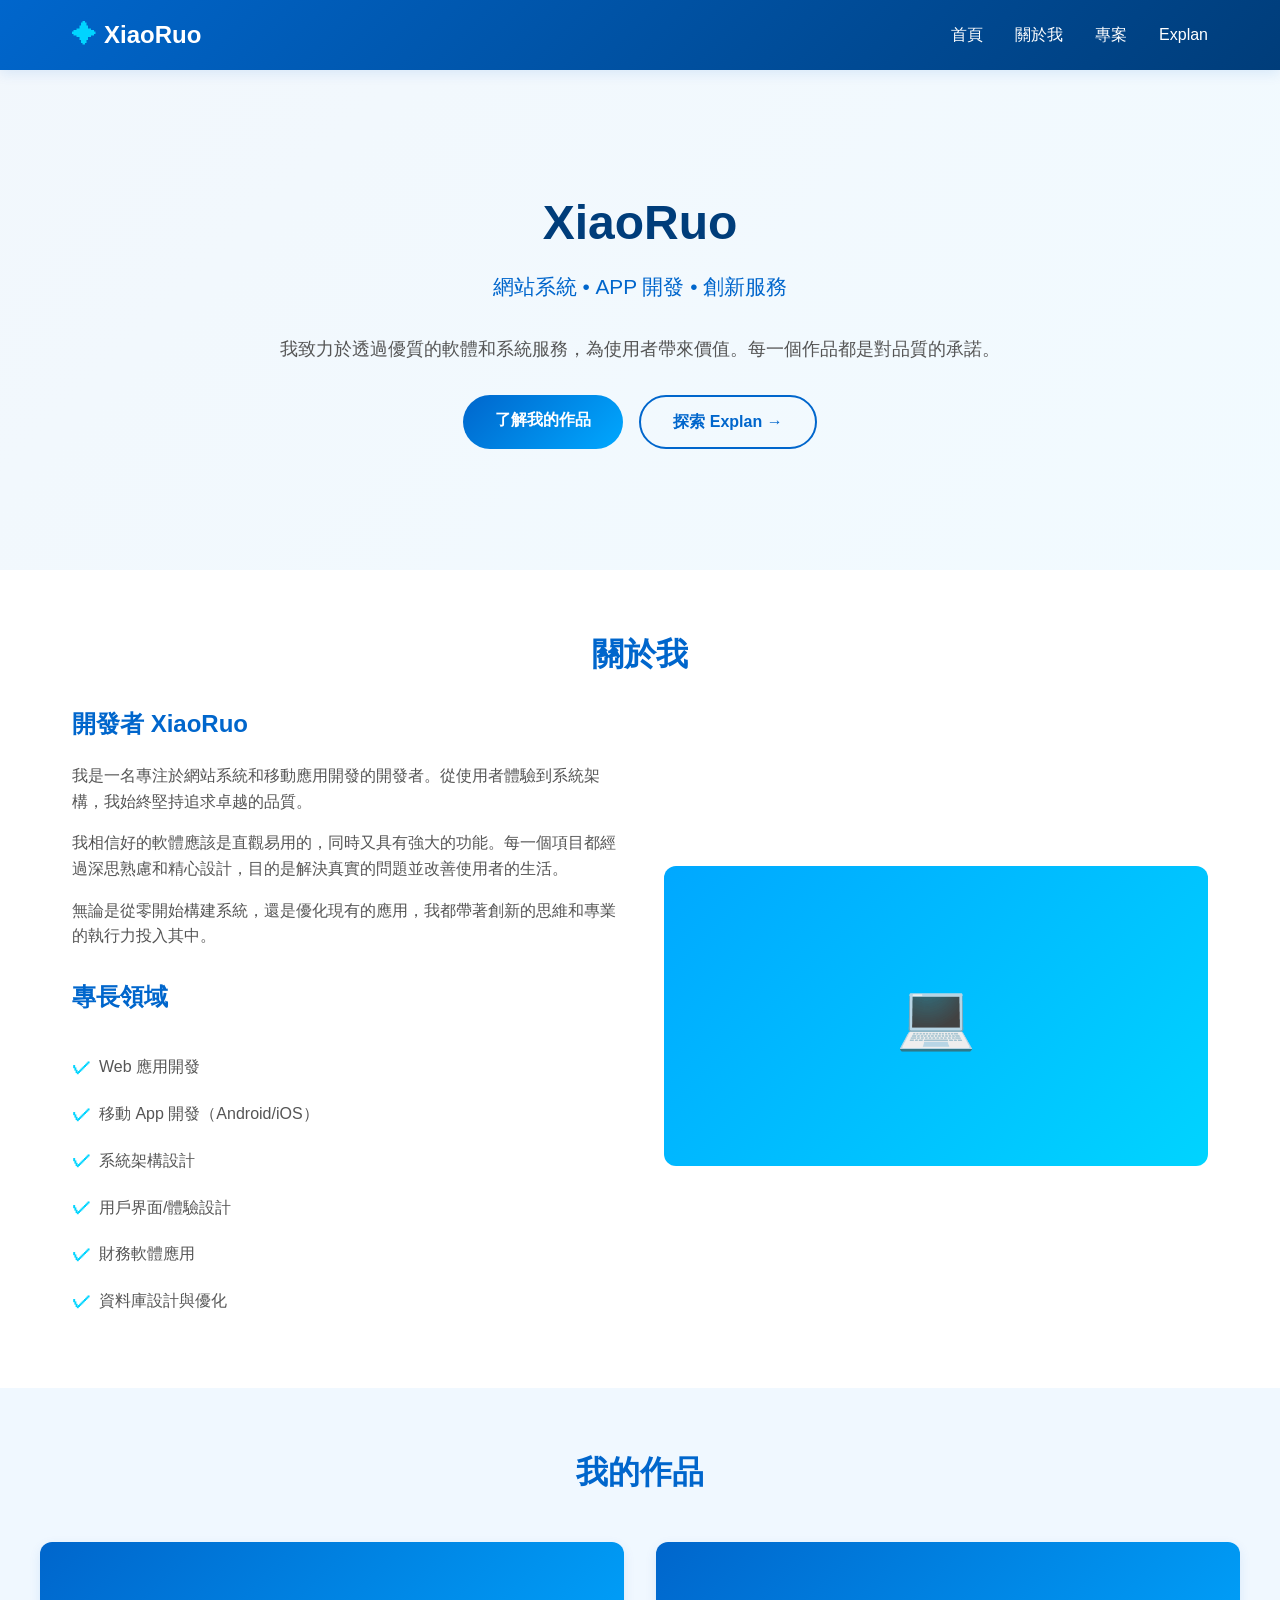
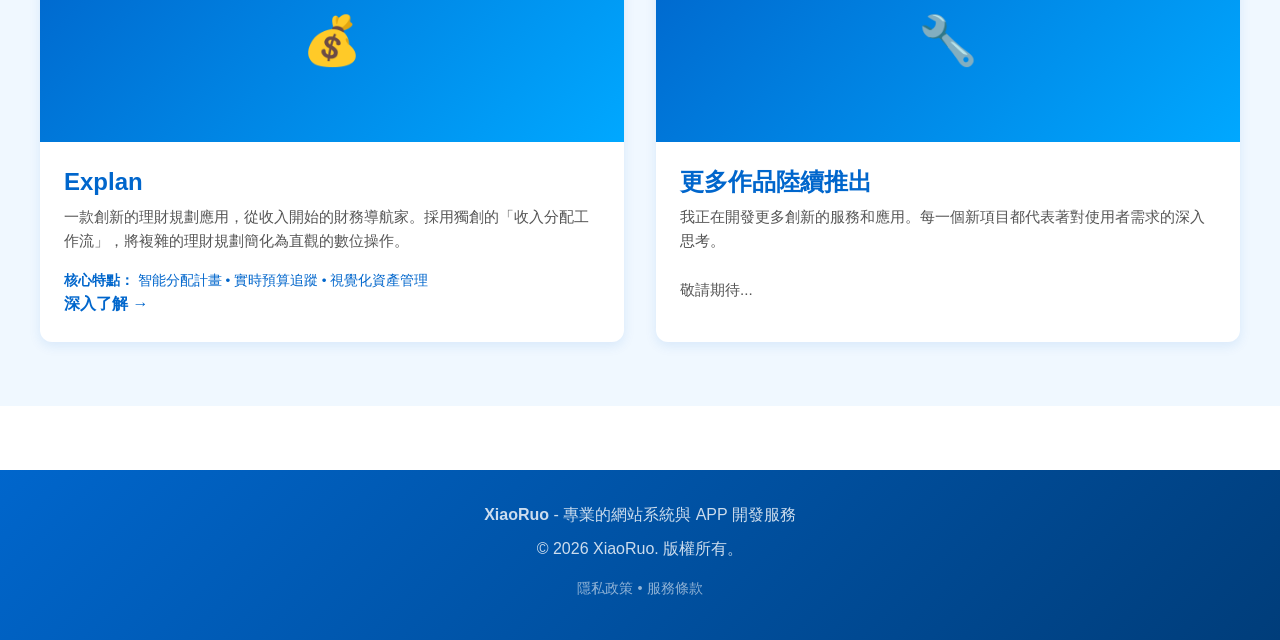
<file: index.html>
<!DOCTYPE html>
<html lang="zh-TW">
<head>
  <meta charset="UTF-8">
  <meta name="viewport" content="width=device-width, initial-scale=1.0">
  <title>XiaoRuo - 網站系統 APP 開發服務</title>
  <meta name="description" content="XiaoRuo - 專業的網站系統和APP開發服務商，致力於創造有價值的軟體服務。">
  <meta name="keywords" content="網站開發, APP開發, 軟體開發, 系統服務">
  <link rel="stylesheet" href="css/style.css">
</head>
<body>
  <!-- Header & Navigation -->
  <header>
    <div class="header-container">
      <div class="logo">
        <span>✦</span> XiaoRuo
      </div>
      <button class="menu-toggle">☰</button>
      <nav>
        <ul>
          <li><a href="#home">首頁</a></li>
          <li><a href="#about">關於我</a></li>
          <li><a href="#projects">專案</a></li>
          <li><a href="pages/explan.html">Explan</a></li>
        </ul>
      </nav>
    </div>
  </header>

  <!-- Hero Section -->
  <section class="hero" id="home">
    <div class="hero-container">
      <h1>XiaoRuo</h1>
      <p class="subtitle">網站系統 • APP 開發 • 創新服務</p>
      <p>我致力於透過優質的軟體和系統服務，為使用者帶來價值。每一個作品都是對品質的承諾。</p>
      <div class="cta-buttons">
        <a href="#projects" class="btn btn-primary">了解我的作品</a>
        <a href="pages/explan.html" class="btn btn-secondary">探索 Explan →</a>
      </div>
    </div>
  </section>

  <!-- About Section -->
  <section class="about" id="about">
    <h2>關於我</h2>
    <div class="about-content">
      <div class="about-text">
        <h3>開發者 XiaoRuo</h3>
        <p>我是一名專注於網站系統和移動應用開發的開發者。從使用者體驗到系統架構，我始終堅持追求卓越的品質。</p>
        <p>我相信好的軟體應該是直觀易用的，同時又具有強大的功能。每一個項目都經過深思熟慮和精心設計，目的是解決真實的問題並改善使用者的生活。</p>
        <p>無論是從零開始構建系統，還是優化現有的應用，我都帶著創新的思維和專業的執行力投入其中。</p>
        
        <h3 style="margin-top: 2rem;">專長領域</h3>
        <ul class="skills-list">
          <li>Web 應用開發</li>
          <li>移動 App 開發（Android/iOS）</li>
          <li>系統架構設計</li>
          <li>用戶界面/體驗設計</li>
          <li>財務軟體應用</li>
          <li>資料庫設計與優化</li>
        </ul>
      </div>
      <div class="about-image">
        💻
      </div>
    </div>
  </section>

  <!-- Projects Section -->
  <section class="projects" id="projects">
    <div class="projects-container">
      <h2>我的作品</h2>
      <div class="projects-grid">
        <!-- Explan Project Card -->
        <div class="project-card">
          <div class="project-image">
            💰
          </div>
          <div class="project-content">
            <h3>Explan</h3>
            <p>一款創新的理財規劃應用，從收入開始的財務導航家。採用獨創的「收入分配工作流」，將複雜的理財規劃簡化為直觀的數位操作。</p>
            <p style="font-size: 0.85rem; color: var(--primary-blue); margin-top: 1rem; margin-bottom: 0;">
              <strong>核心特點：</strong> 智能分配計畫 • 實時預算追蹤 • 視覺化資產管理
            </p>
            <a href="pages/explan.html" class="project-link">深入了解 →</a>
          </div>
        </div>

        <!-- Additional Project Placeholder -->
        <div class="project-card">
          <div class="project-image">
            🔧
          </div>
          <div class="project-content">
            <h3>更多作品陸續推出</h3>
            <p>我正在開發更多創新的服務和應用。每一個新項目都代表著對使用者需求的深入思考。</p>
            <p style="margin-top: 1.5rem;">敬請期待...</p>
          </div>
        </div>
      </div>
    </div>
  </section>

  <!-- Footer -->
  <footer>
    <div class="footer-content">
      <p><strong>XiaoRuo</strong> - 專業的網站系統與 APP 開發服務</p>
      <p>© 2026 XiaoRuo. 版權所有。</p>
      <p style="margin-top: 1rem; font-size: 0.9rem; opacity: 0.7;">
        <a href="pages/privacy.html" style="color: rgba(255, 255, 255, 0.8);">隱私政策</a> • 
        <a href="pages/terms.html" style="color: rgba(255, 255, 255, 0.8);">服務條款</a>
      </p>
    </div>
  </footer>

  <script src="js/script.js"></script>
</body>
</html>
</file>
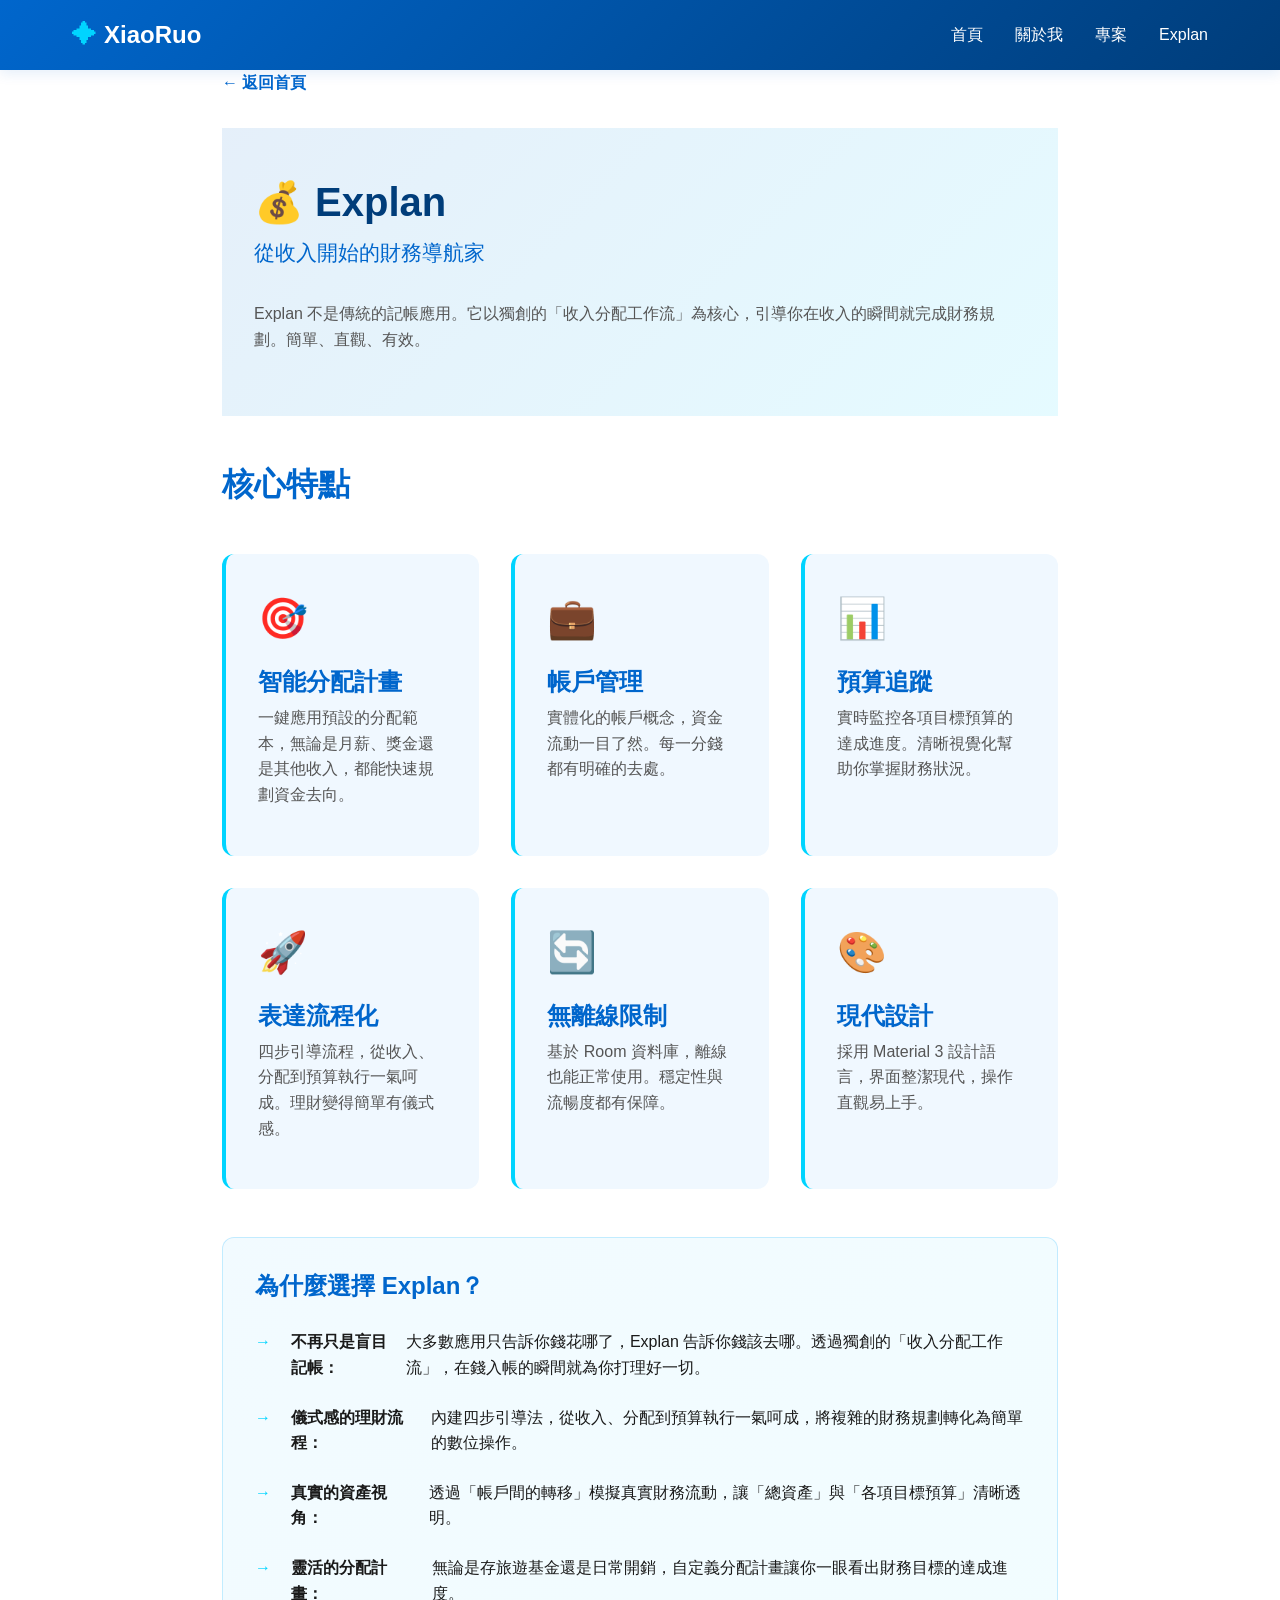
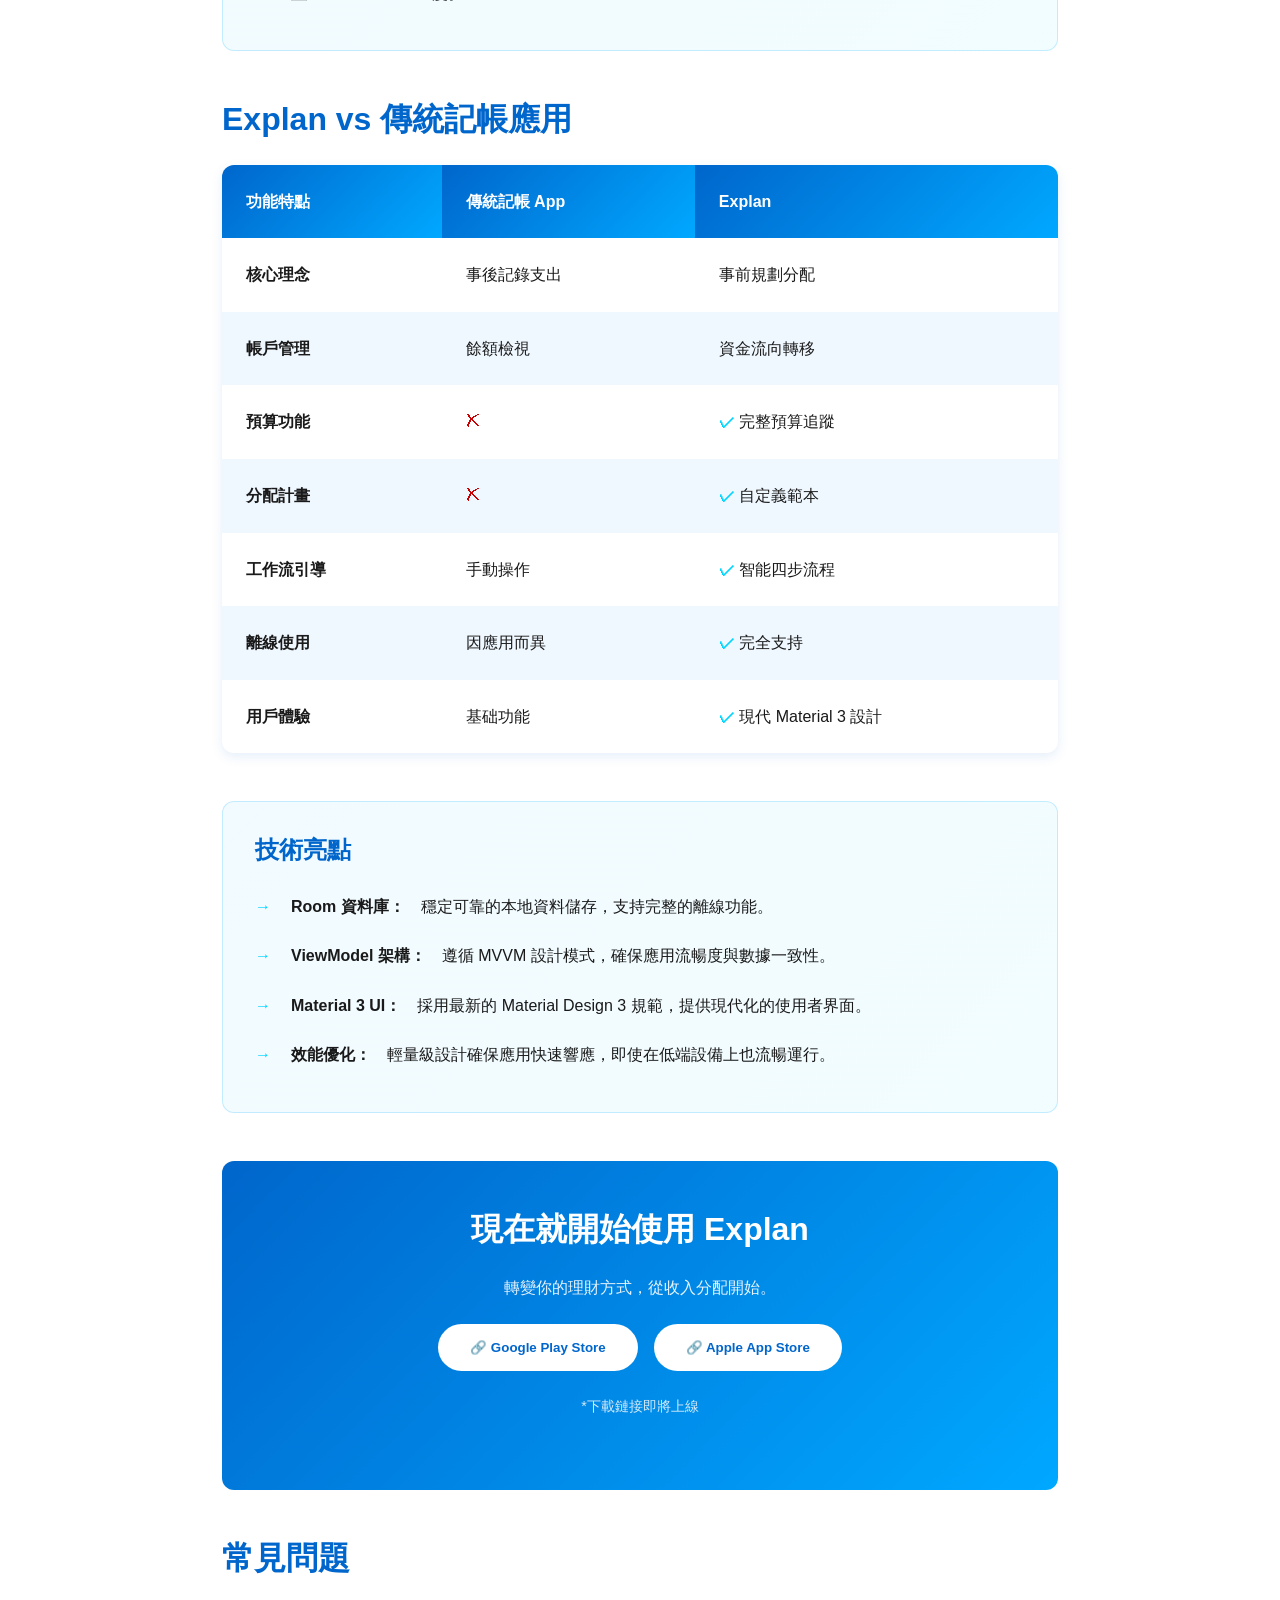
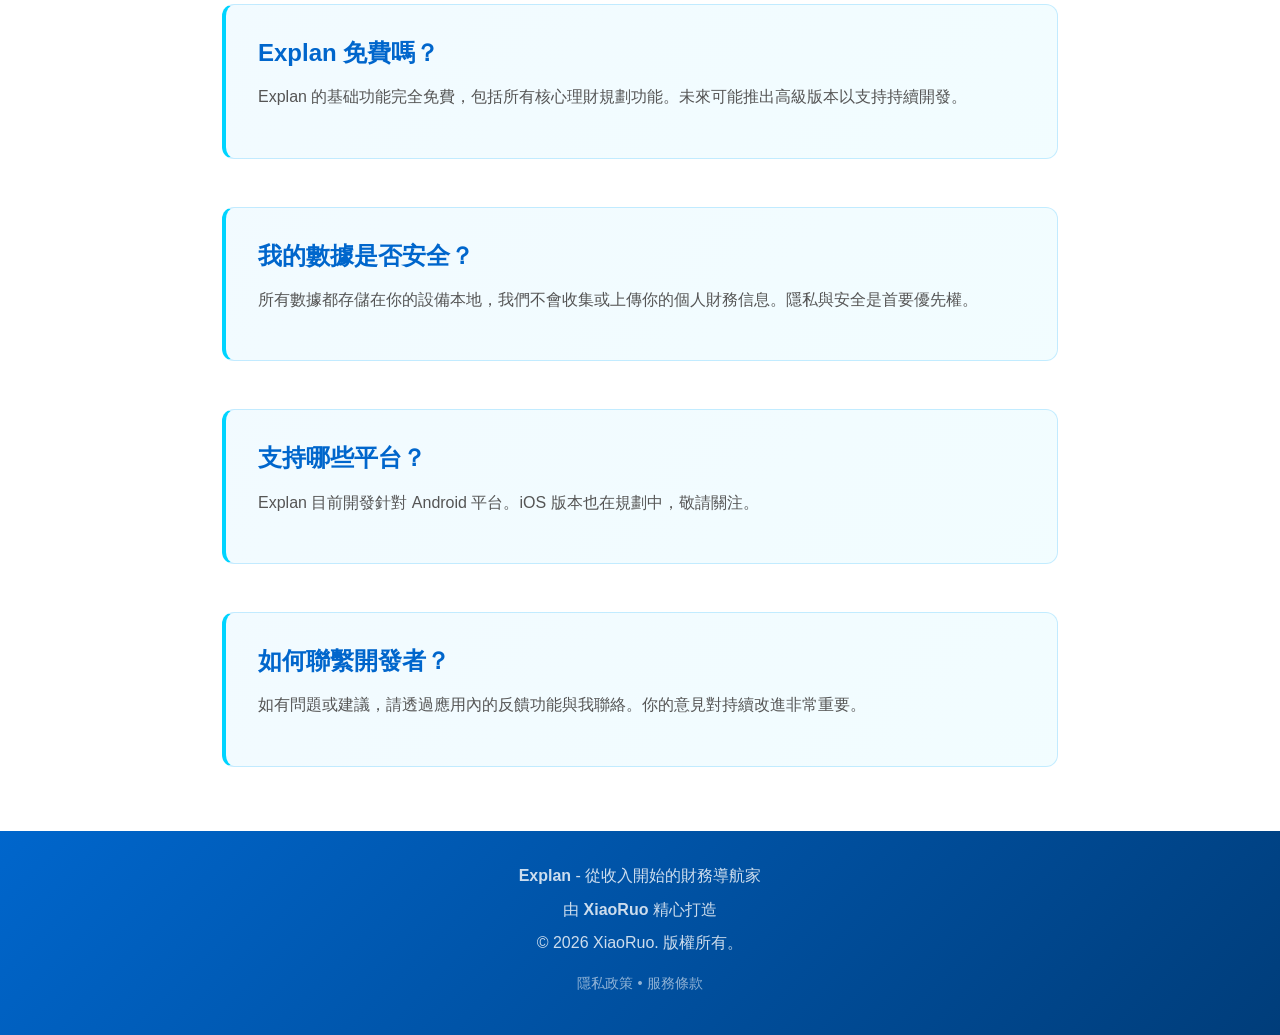
<file: pages/explan.html>
<!DOCTYPE html>
<html lang="zh-TW">
<head>
  <meta charset="UTF-8">
  <meta name="viewport" content="width=device-width, initial-scale=1.0">
  <title>Explan - 從收入開始的財務導航家</title>
  <meta name="description" content="Explan - 創新的理財規劃應用。採用獨創的「收入分配工作流」，將複雜的財務規劃轉化為簡單的數位操作。">
  <link rel="stylesheet" href="../css/style.css">
  <style>
    .app-hero {
      background: linear-gradient(135deg, rgba(0, 102, 204, 0.1) 0%, rgba(0, 212, 255, 0.1) 100%);
      padding: 3rem 2rem;
      margin-bottom: 3rem;
    }

    .app-hero h1 {
      color: var(--dark-blue);
      margin-bottom: 0.5rem;
    }

    .app-tagline {
      font-size: 1.3rem;
      color: var(--primary-blue);
      margin-bottom: 2rem;
    }

    .features-grid {
      display: grid;
      grid-template-columns: repeat(auto-fit, minmax(250px, 1fr));
      gap: 2rem;
      margin: 3rem 0;
    }

    .feature-card {
      background: var(--light-bg);
      padding: 2rem;
      border-radius: 12px;
      border-left: 4px solid var(--sky-blue);
      transition: transform 0.3s ease, box-shadow 0.3s ease;
    }

    .feature-card:hover {
      transform: translateY(-8px);
      box-shadow: var(--shadow);
    }

    .feature-icon {
      font-size: 2.5rem;
      margin-bottom: 1rem;
    }

    .feature-card h3 {
      margin-bottom: 0.5rem;
    }

    .highlight-section {
      background: linear-gradient(135deg, rgba(0, 168, 255, 0.05) 0%, rgba(0, 212, 255, 0.05) 100%);
      padding: 2rem;
      border-radius: 12px;
      border: 1px solid rgba(0, 168, 255, 0.2);
      margin: 3rem 0;
    }

    .highlight-section h3 {
      margin-bottom: 1rem;
    }

    .highlight-list {
      list-style: none;
      padding: 0;
    }

    .highlight-list li {
      padding: 0.75rem 0;
      display: flex;
      gap: 1rem;
      align-items: flex-start;
    }

    .highlight-list li:before {
      content: "→";
      color: var(--sky-blue);
      font-weight: bold;
      min-width: 20px;
    }

    .comparison {
      margin: 3rem 0;
    }

    .comparison-table {
      width: 100%;
      border-collapse: collapse;
      margin-top: 1.5rem;
      border-radius: 12px;
      overflow: hidden;
      box-shadow: var(--shadow);
    }

    .comparison-table th,
    .comparison-table td {
      padding: 1.5rem;
      text-align: left;
    }

    .comparison-table th {
      background: linear-gradient(135deg, var(--primary-blue) 0%, var(--light-blue) 100%);
      color: var(--white);
      font-weight: 600;
    }

    .comparison-table tr:nth-child(even) {
      background-color: var(--light-bg);
    }

    .comparison-table tr:hover {
      background-color: rgba(0, 168, 255, 0.05);
    }

    .check {
      color: var(--sky-blue);
      font-weight: bold;
    }

    .cross {
      color: #cc0000;
    }

    .download-section {
      background: linear-gradient(135deg, var(--primary-blue) 0%, var(--light-blue) 100%);
      color: var(--white);
      padding: 3rem 2rem;
      text-align: center;
      border-radius: 12px;
      margin: 3rem 0;
    }

    .download-section h2 {
      color: var(--white);
      margin-bottom: 1.5rem;
    }

    .download-section p {
      color: rgba(255, 255, 255, 0.9);
      margin-bottom: 1.5rem;
    }

    .download-buttons {
      display: flex;
      gap: 1rem;
      justify-content: center;
      flex-wrap: wrap;
    }

    .download-btn {
      background: var(--white);
      color: var(--primary-blue);
      padding: 1rem 2rem;
      border-radius: 50px;
      font-weight: 600;
      text-decoration: none;
      transition: transform 0.3s ease, box-shadow 0.3s ease;
      border: none;
      cursor: pointer;
    }

    .download-btn:hover {
      transform: translateY(-4px);
      box-shadow: 0 8px 20px rgba(0, 0, 0, 0.2);
    }

    .back-link {
      display: inline-flex;
      align-items: center;
      gap: 0.5rem;
      color: var(--primary-blue);
      font-weight: 600;
      margin-bottom: 2rem;
      transition: gap 0.3s ease;
    }

    .back-link:hover {
      gap: 1rem;
    }

    .app-container {
      max-width: 900px;
      margin: 0 auto;
      padding: 0 2rem;
    }

    @media (max-width: 768px) {
      .app-hero {
        padding: 2rem 1.5rem;
      }

      .features-grid {
        grid-template-columns: 1fr;
      }

      .download-buttons {
        flex-direction: column;
      }

      .download-btn {
        width: 100%;
      }

      .comparison-table th,
      .comparison-table td {
        padding: 1rem;
        font-size: 0.9rem;
      }
    }
  </style>
</head>
<body>
  <!-- Header & Navigation -->
  <header>
    <div class="header-container">
      <div class="logo">
        <span>✦</span> XiaoRuo
      </div>
      <button class="menu-toggle">☰</button>
      <nav>
        <ul>
          <li><a href="../index.html">首頁</a></li>
          <li><a href="../index.html#about">關於我</a></li>
          <li><a href="../index.html#projects">專案</a></li>
          <li><a href="explan.html">Explan</a></li>
        </ul>
      </nav>
    </div>
  </header>

  <div class="app-container">
    <!-- Back Link -->
    <a href="../index.html" class="back-link">← 返回首頁</a>

    <!-- App Hero Section -->
    <section class="app-hero">
      <h1>💰 Explan</h1>
      <p class="app-tagline">從收入開始的財務導航家</p>
      <p>Explan 不是傳統的記帳應用。它以獨創的「收入分配工作流」為核心，引導你在收入的瞬間就完成財務規劃。簡單、直觀、有效。</p>
    </section>

    <!-- Core Features -->
    <section>
      <h2>核心特點</h2>
      <div class="features-grid">
        <div class="feature-card">
          <div class="feature-icon">🎯</div>
          <h3>智能分配計畫</h3>
          <p>一鍵應用預設的分配範本，無論是月薪、獎金還是其他收入，都能快速規劃資金去向。</p>
        </div>

        <div class="feature-card">
          <div class="feature-icon">💼</div>
          <h3>帳戶管理</h3>
          <p>實體化的帳戶概念，資金流動一目了然。每一分錢都有明確的去處。</p>
        </div>

        <div class="feature-card">
          <div class="feature-icon">📊</div>
          <h3>預算追蹤</h3>
          <p>實時監控各項目標預算的達成進度。清晰視覺化幫助你掌握財務狀況。</p>
        </div>

        <div class="feature-card">
          <div class="feature-icon">🚀</div>
          <h3>表達流程化</h3>
          <p>四步引導流程，從收入、分配到預算執行一氣呵成。理財變得簡單有儀式感。</p>
        </div>

        <div class="feature-card">
          <div class="feature-icon">🔄</div>
          <h3>無離線限制</h3>
          <p>基於 Room 資料庫，離線也能正常使用。穩定性與流暢度都有保障。</p>
        </div>

        <div class="feature-card">
          <div class="feature-icon">🎨</div>
          <h3>現代設計</h3>
          <p>採用 Material 3 設計語言，界面整潔現代，操作直觀易上手。</p>
        </div>
      </div>
    </section>

    <!-- Why Choose Explan -->
    <section class="highlight-section">
      <h3>為什麼選擇 Explan？</h3>
      <ul class="highlight-list">
        <li><strong>不再只是盲目記帳：</strong> 大多數應用只告訴你錢花哪了，Explan 告訴你錢該去哪。透過獨創的「收入分配工作流」，在錢入帳的瞬間就為你打理好一切。</li>
        <li><strong>儀式感的理財流程：</strong> 內建四步引導法，從收入、分配到預算執行一氣呵成，將複雜的財務規劃轉化為簡單的數位操作。</li>
        <li><strong>真實的資產視角：</strong> 透過「帳戶間的轉移」模擬真實財務流動，讓「總資產」與「各項目標預算」清晰透明。</li>
        <li><strong>靈活的分配計畫：</strong> 無論是存旅遊基金還是日常開銷，自定義分配計畫讓你一眼看出財務目標的達成進度。</li>
      </ul>
    </section>

    <!-- Comparison -->
    <section class="comparison">
      <h2>Explan vs 傳統記帳應用</h2>
      <table class="comparison-table">
        <thead>
          <tr>
            <th>功能特點</th>
            <th>傳統記帳 App</th>
            <th>Explan</th>
          </tr>
        </thead>
        <tbody>
          <tr>
            <td><strong>核心理念</strong></td>
            <td>事後記錄支出</td>
            <td>事前規劃分配</td>
          </tr>
          <tr>
            <td><strong>帳戶管理</strong></td>
            <td>餘額檢視</td>
            <td>資金流向轉移</td>
          </tr>
          <tr>
            <td><strong>預算功能</strong></td>
            <td><span class="cross">✗</span></td>
            <td><span class="check">✓</span> 完整預算追蹤</td>
          </tr>
          <tr>
            <td><strong>分配計畫</strong></td>
            <td><span class="cross">✗</span></td>
            <td><span class="check">✓</span> 自定義範本</td>
          </tr>
          <tr>
            <td><strong>工作流引導</strong></td>
            <td>手動操作</td>
            <td><span class="check">✓</span> 智能四步流程</td>
          </tr>
          <tr>
            <td><strong>離線使用</strong></td>
            <td>因應用而異</td>
            <td><span class="check">✓</span> 完全支持</td>
          </tr>
          <tr>
            <td><strong>用戶體驗</strong></td>
            <td>基础功能</td>
            <td><span class="check">✓</span> 現代 Material 3 設計</td>
          </tr>
        </tbody>
      </table>
    </section>

    <!-- Technical Highlights -->
    <section class="highlight-section">
      <h3>技術亮點</h3>
      <ul class="highlight-list">
        <li><strong>Room 資料庫：</strong> 穩定可靠的本地資料儲存，支持完整的離線功能。</li>
        <li><strong>ViewModel 架構：</strong> 遵循 MVVM 設計模式，確保應用流暢度與數據一致性。</li>
        <li><strong>Material 3 UI：</strong> 採用最新的 Material Design 3 規範，提供現代化的使用者界面。</li>
        <li><strong>效能優化：</strong> 輕量級設計確保應用快速響應，即使在低端設備上也流暢運行。</li>
      </ul>
    </section>

    <!-- Download Section -->
    <section class="download-section">
      <h2>現在就開始使用 Explan</h2>
      <p>轉變你的理財方式，從收入分配開始。</p>
      <div class="download-buttons">
        <button class="download-btn" onclick="alert('Google Play 下載鏈接敬請期待...')">
          🔗 Google Play Store
        </button>
        <button class="download-btn" onclick="alert('App Store 下載鏈接敬請期待...')">
          🔗 Apple App Store
        </button>
      </div>
      <p style="margin-top: 1.5rem; font-size: 0.9rem; opacity: 0.9;">*下載鏈接即將上線</p>
    </section>

    <!-- FAQ Section -->
    <section style="margin: 3rem 0;">
      <h2>常見問題</h2>
      <div class="highlight-section" style="margin-top: 1.5rem; border-left: 4px solid var(--sky-blue);">
        <h3 style="color: var(--primary-blue);">Explan 免費嗎？</h3>
        <p>Explan 的基础功能完全免費，包括所有核心理財規劃功能。未來可能推出高級版本以支持持續開發。</p>
      </div>

      <div class="highlight-section" style="margin-top: 1.5rem; border-left: 4px solid var(--sky-blue);">
        <h3 style="color: var(--primary-blue);">我的數據是否安全？</h3>
        <p>所有數據都存儲在你的設備本地，我們不會收集或上傳你的個人財務信息。隱私與安全是首要優先權。</p>
      </div>

      <div class="highlight-section" style="margin-top: 1.5rem; border-left: 4px solid var(--sky-blue);">
        <h3 style="color: var(--primary-blue);">支持哪些平台？</h3>
        <p>Explan 目前開發針對 Android 平台。iOS 版本也在規劃中，敬請關注。</p>
      </div>

      <div class="highlight-section" style="margin-top: 1.5rem; border-left: 4px solid var(--sky-blue);">
        <h3 style="color: var(--primary-blue);">如何聯繫開發者？</h3>
        <p>如有問題或建議，請透過應用內的反饋功能與我聯絡。你的意見對持續改進非常重要。</p>
      </div>
    </section>
  </div>

  <!-- Footer -->
  <footer>
    <div class="footer-content">
      <p><strong>Explan</strong> - 從收入開始的財務導航家</p>
      <p>由 <strong>XiaoRuo</strong> 精心打造</p>
      <p>© 2026 XiaoRuo. 版權所有。</p>
      <p style="margin-top: 1rem; font-size: 0.9rem; opacity: 0.7;">
        <a href="privacy.html" style="color: rgba(255, 255, 255, 0.8);">隱私政策</a> • 
        <a href="terms.html" style="color: rgba(255, 255, 255, 0.8);">服務條款</a>
      </p>
    </div>
  </footer>

  <script src="../js/script.js"></script>
</body>
</html>
</file>
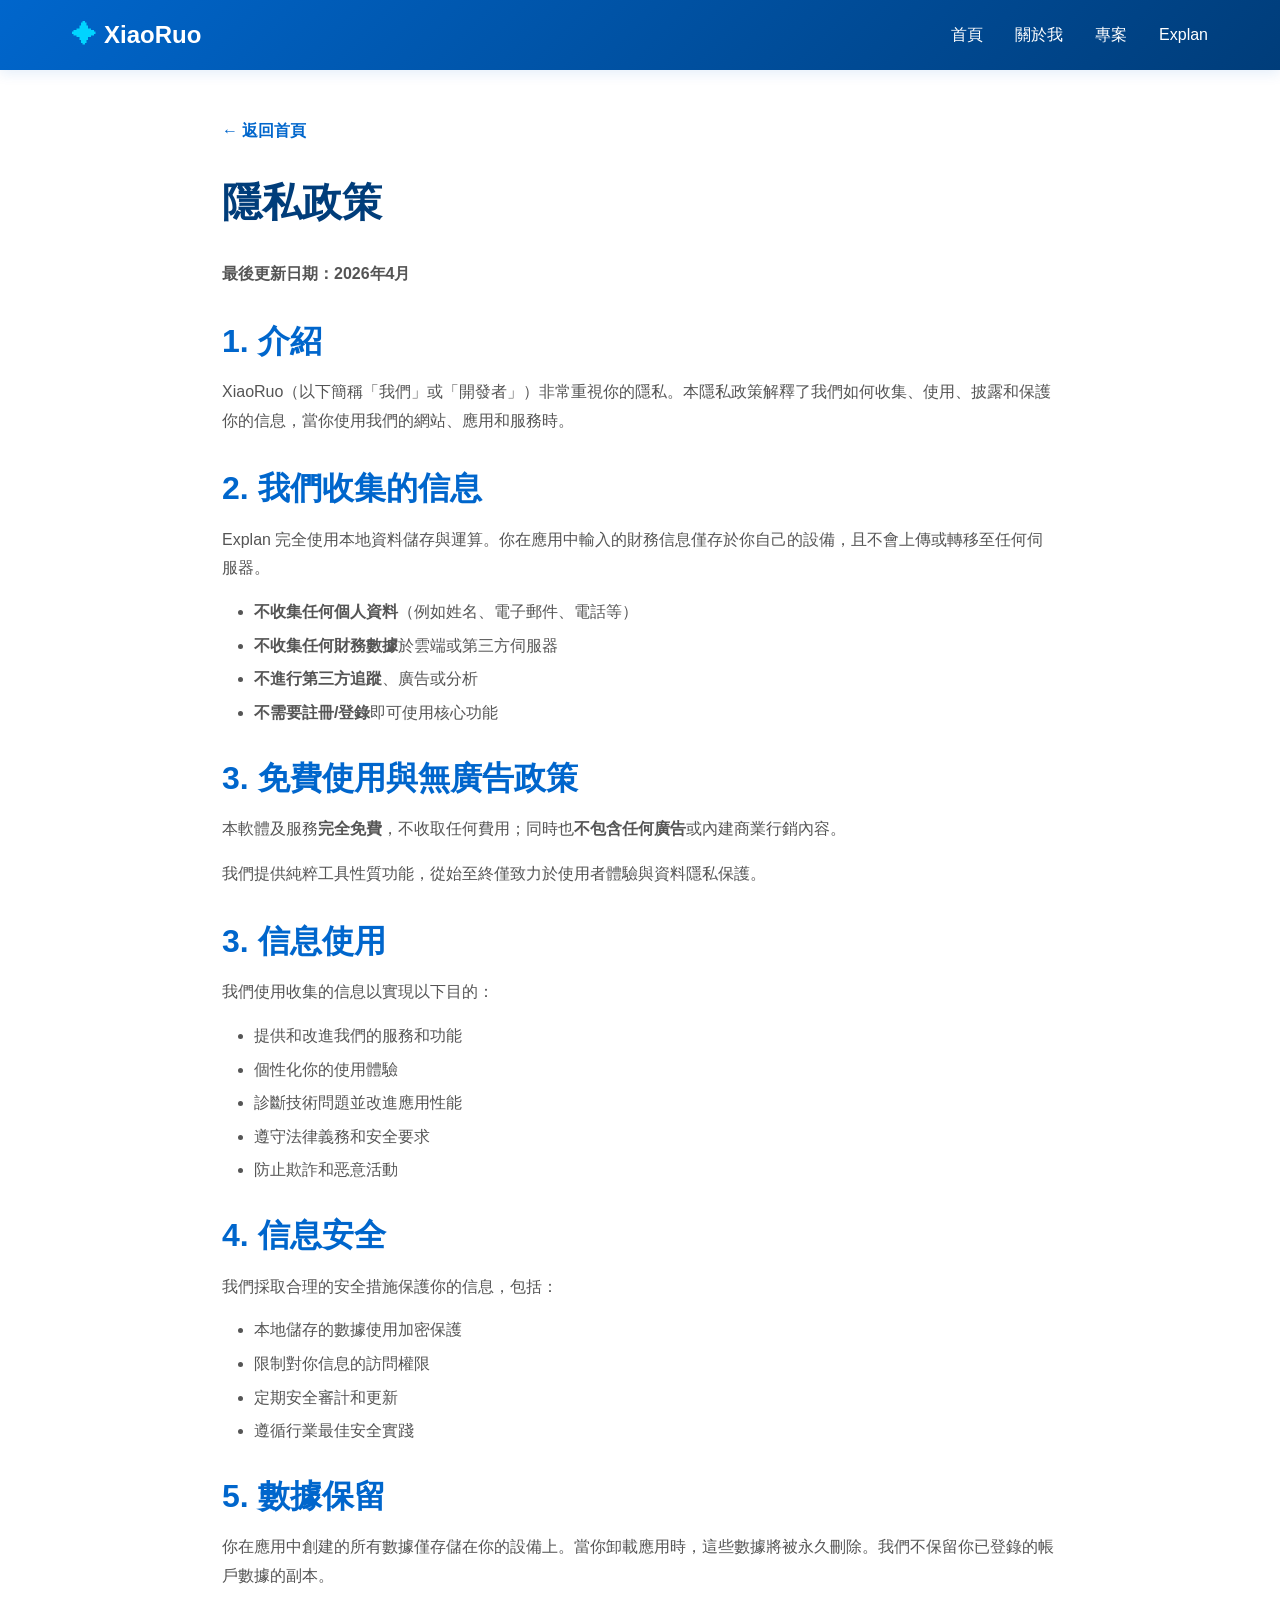
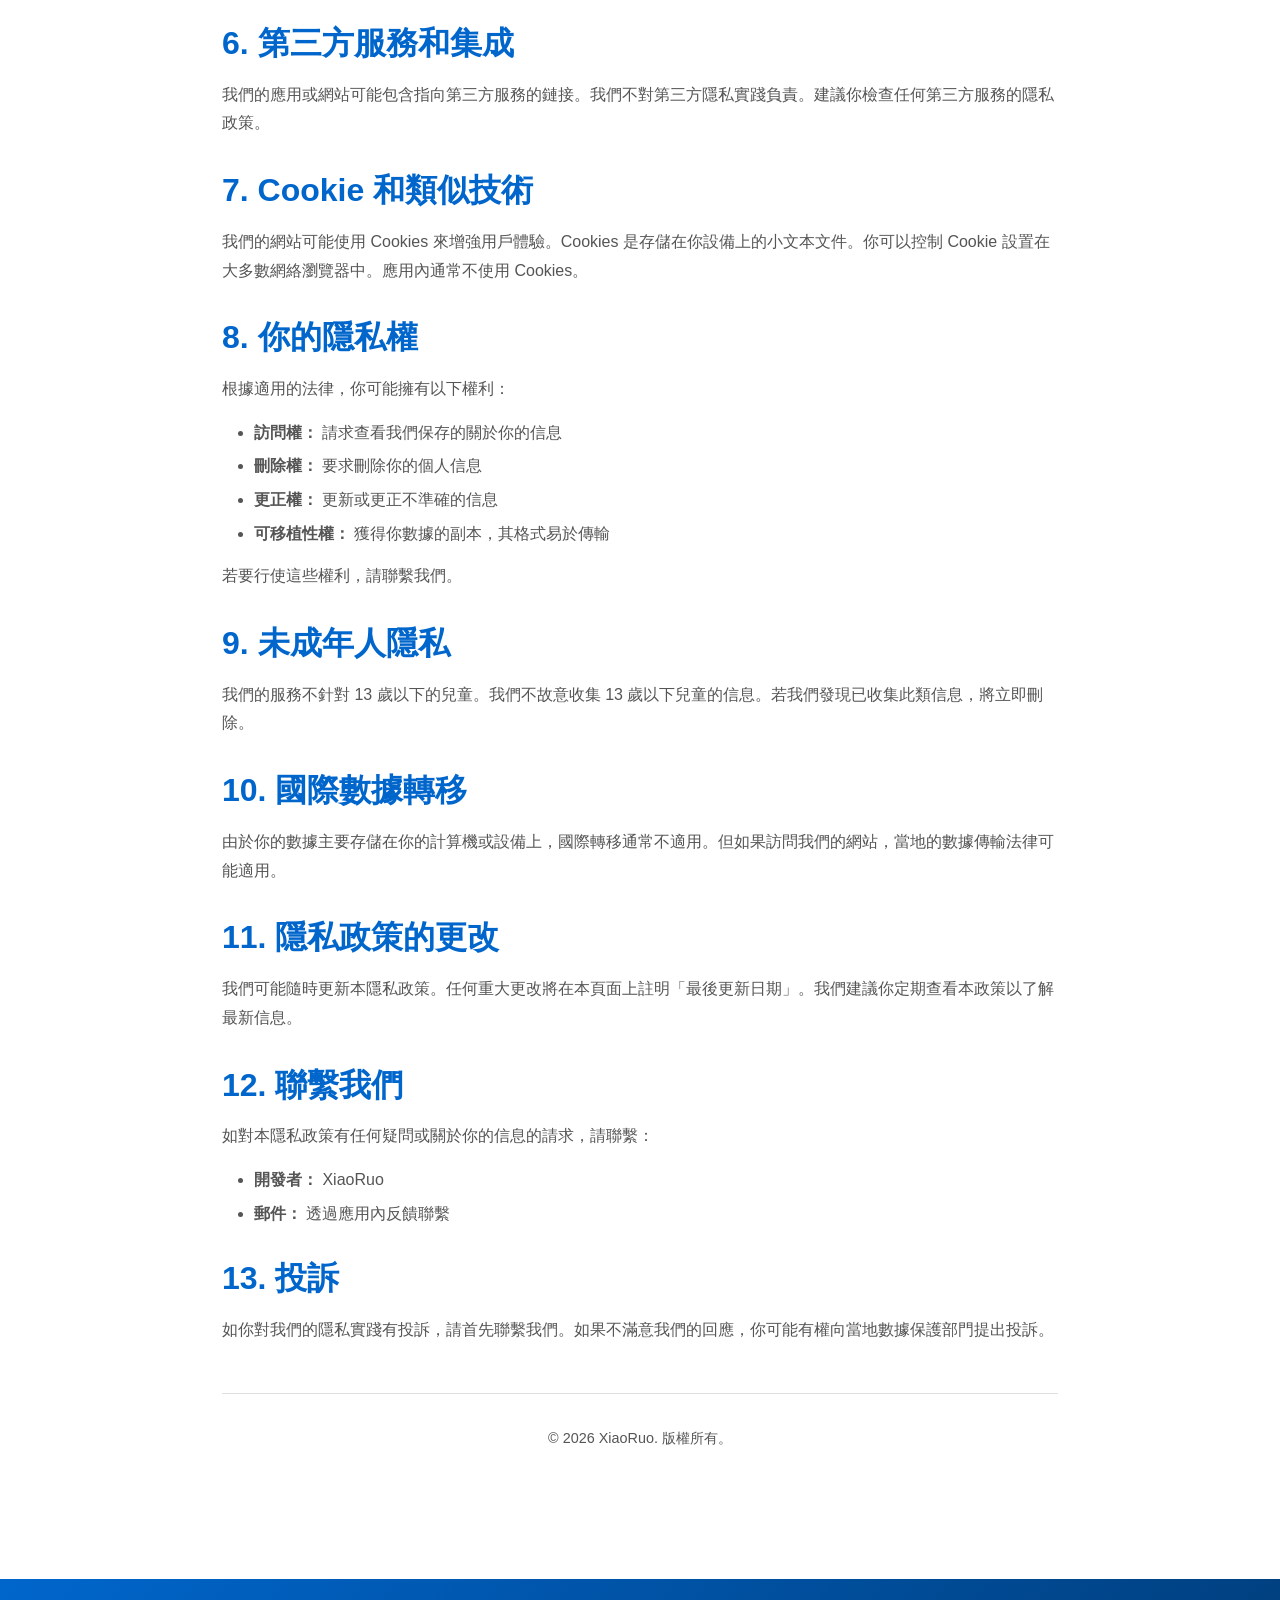
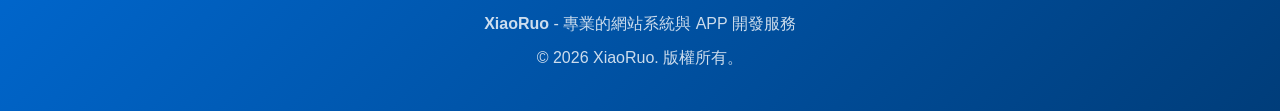
<file: pages/privacy.html>
<!DOCTYPE html>
<html lang="zh-TW">
<head>
  <meta charset="UTF-8">
  <meta name="viewport" content="width=device-width, initial-scale=1.0">
  <title>隱私政策 - XiaoRuo</title>
  <link rel="stylesheet" href="../css/style.css">
  <style>
    .legal-container {
      max-width: 900px;
      margin: 0 auto;
      padding: 3rem 2rem;
    }

    .legal-container h1 {
      color: var(--dark-blue);
      margin-bottom: 2rem;
    }

    .legal-container h2 {
      margin-top: 2rem;
      margin-bottom: 1rem;
    }

    .legal-container h3 {
      margin-top: 1.5rem;
      margin-bottom: 0.5rem;
    }

    .legal-container p {
      margin-bottom: 1rem;
      line-height: 1.8;
    }

    .legal-container ul,
    .legal-container ol {
      margin-left: 2rem;
      margin-bottom: 1rem;
    }

    .legal-container li {
      margin-bottom: 0.5rem;
      color: var(--gray-text);
    }

    .back-link {
      display: inline-flex;
      align-items: center;
      gap: 0.5rem;
      color: var(--primary-blue);
      font-weight: 600;
      margin-bottom: 2rem;
    }

    @media (max-width: 768px) {
      .legal-container {
        padding: 2rem 1rem;
      }
    }
  </style>
</head>
<body>
  <!-- Header & Navigation -->
  <header>
    <div class="header-container">
      <div class="logo">
        <span>✦</span> XiaoRuo
      </div>
      <button class="menu-toggle">☰</button>
      <nav>
        <ul>
          <li><a href="../index.html">首頁</a></li>
          <li><a href="../index.html#about">關於我</a></li>
          <li><a href="../index.html#projects">專案</a></li>
          <li><a href="explan.html">Explan</a></li>
        </ul>
      </nav>
    </div>
  </header>

  <div class="legal-container">
    <a href="../index.html" class="back-link">← 返回首頁</a>

    <h1>隱私政策</h1>

    <p><strong>最後更新日期：2026年4月</strong></p>

    <h2>1. 介紹</h2>
    <p>XiaoRuo（以下簡稱「我們」或「開發者」）非常重視你的隱私。本隱私政策解釋了我們如何收集、使用、披露和保護你的信息，當你使用我們的網站、應用和服務時。</p>

    <h2>2. 我們收集的信息</h2>
    <p>Explan 完全使用本地資料儲存與運算。你在應用中輸入的財務信息僅存於你自己的設備，且不會上傳或轉移至任何伺服器。</p>
    <ul>
      <li><strong>不收集任何個人資料</strong>（例如姓名、電子郵件、電話等）</li>
      <li><strong>不收集任何財務數據</strong>於雲端或第三方伺服器</li>
      <li><strong>不進行第三方追蹤</strong>、廣告或分析</li>
      <li><strong>不需要註冊/登錄</strong>即可使用核心功能</li>
    </ul>

    <h2>3. 免費使用與無廣告政策</h2>
    <p>本軟體及服務<strong>完全免費</strong>，不收取任何費用；同時也<strong>不包含任何廣告</strong>或內建商業行銷內容。</p>
    <p>我們提供純粹工具性質功能，從始至終僅致力於使用者體驗與資料隱私保護。</p>

    <h2>3. 信息使用</h2>
    <p>我們使用收集的信息以實現以下目的：</p>
    <ul>
      <li>提供和改進我們的服務和功能</li>
      <li>個性化你的使用體驗</li>
      <li>診斷技術問題並改進應用性能</li>
      <li>遵守法律義務和安全要求</li>
      <li>防止欺詐和恶意活動</li>
    </ul>

    <h2>4. 信息安全</h2>
    <p>我們採取合理的安全措施保護你的信息，包括：</p>
    <ul>
      <li>本地儲存的數據使用加密保護</li>
      <li>限制對你信息的訪問權限</li>
      <li>定期安全審計和更新</li>
      <li>遵循行業最佳安全實踐</li>
    </ul>

    <h2>5. 數據保留</h2>
    <p>你在應用中創建的所有數據僅存儲在你的設備上。當你卸載應用時，這些數據將被永久刪除。我們不保留你已登錄的帳戶數據的副本。</p>

    <h2>6. 第三方服務和集成</h2>
    <p>我們的應用或網站可能包含指向第三方服務的鏈接。我們不對第三方隱私實踐負責。建議你檢查任何第三方服務的隱私政策。</p>

    <h2>7. Cookie 和類似技術</h2>
    <p>我們的網站可能使用 Cookies 來增強用戶體驗。Cookies 是存儲在你設備上的小文本文件。你可以控制 Cookie 設置在大多數網絡瀏覽器中。應用內通常不使用 Cookies。</p>

    <h2>8. 你的隱私權</h2>
    <p>根據適用的法律，你可能擁有以下權利：</p>
    <ul>
      <li><strong>訪問權：</strong> 請求查看我們保存的關於你的信息</li>
      <li><strong>刪除權：</strong> 要求刪除你的個人信息</li>
      <li><strong>更正權：</strong> 更新或更正不準確的信息</li>
      <li><strong>可移植性權：</strong> 獲得你數據的副本，其格式易於傳輸</li>
    </ul>

    <p>若要行使這些權利，請聯繫我們。</p>

    <h2>9. 未成年人隱私</h2>
    <p>我們的服務不針對 13 歲以下的兒童。我們不故意收集 13 歲以下兒童的信息。若我們發現已收集此類信息，將立即刪除。</p>

    <h2>10. 國際數據轉移</h2>
    <p>由於你的數據主要存儲在你的計算機或設備上，國際轉移通常不適用。但如果訪問我們的網站，當地的數據傳輸法律可能適用。</p>

    <h2>11. 隱私政策的更改</h2>
    <p>我們可能隨時更新本隱私政策。任何重大更改將在本頁面上註明「最後更新日期」。我們建議你定期查看本政策以了解最新信息。</p>

    <h2>12. 聯繫我們</h2>
    <p>如對本隱私政策有任何疑問或關於你的信息的請求，請聯繫：</p>
    <ul>
      <li><strong>開發者：</strong> XiaoRuo</li>
      <li><strong>郵件：</strong> 透過應用內反饋聯繫</li>
    </ul>

    <h2>13. 投訴</h2>
    <p>如你對我們的隱私實踐有投訴，請首先聯繫我們。如果不滿意我們的回應，你可能有權向當地數據保護部門提出投訴。</p>

    <p style="margin-top: 3rem; padding-top: 2rem; border-top: 1px solid var(--border-color); text-align: center; font-size: 0.9rem; color: var(--gray-text);">
      © 2026 XiaoRuo. 版權所有。
    </p>
  </div>

  <!-- Footer -->
  <footer>
    <div class="footer-content">
      <p><strong>XiaoRuo</strong> - 專業的網站系統與 APP 開發服務</p>
      <p>© 2026 XiaoRuo. 版權所有。</p>
    </div>
  </footer>

  <script src="../js/script.js"></script>
</body>
</html>
</file>
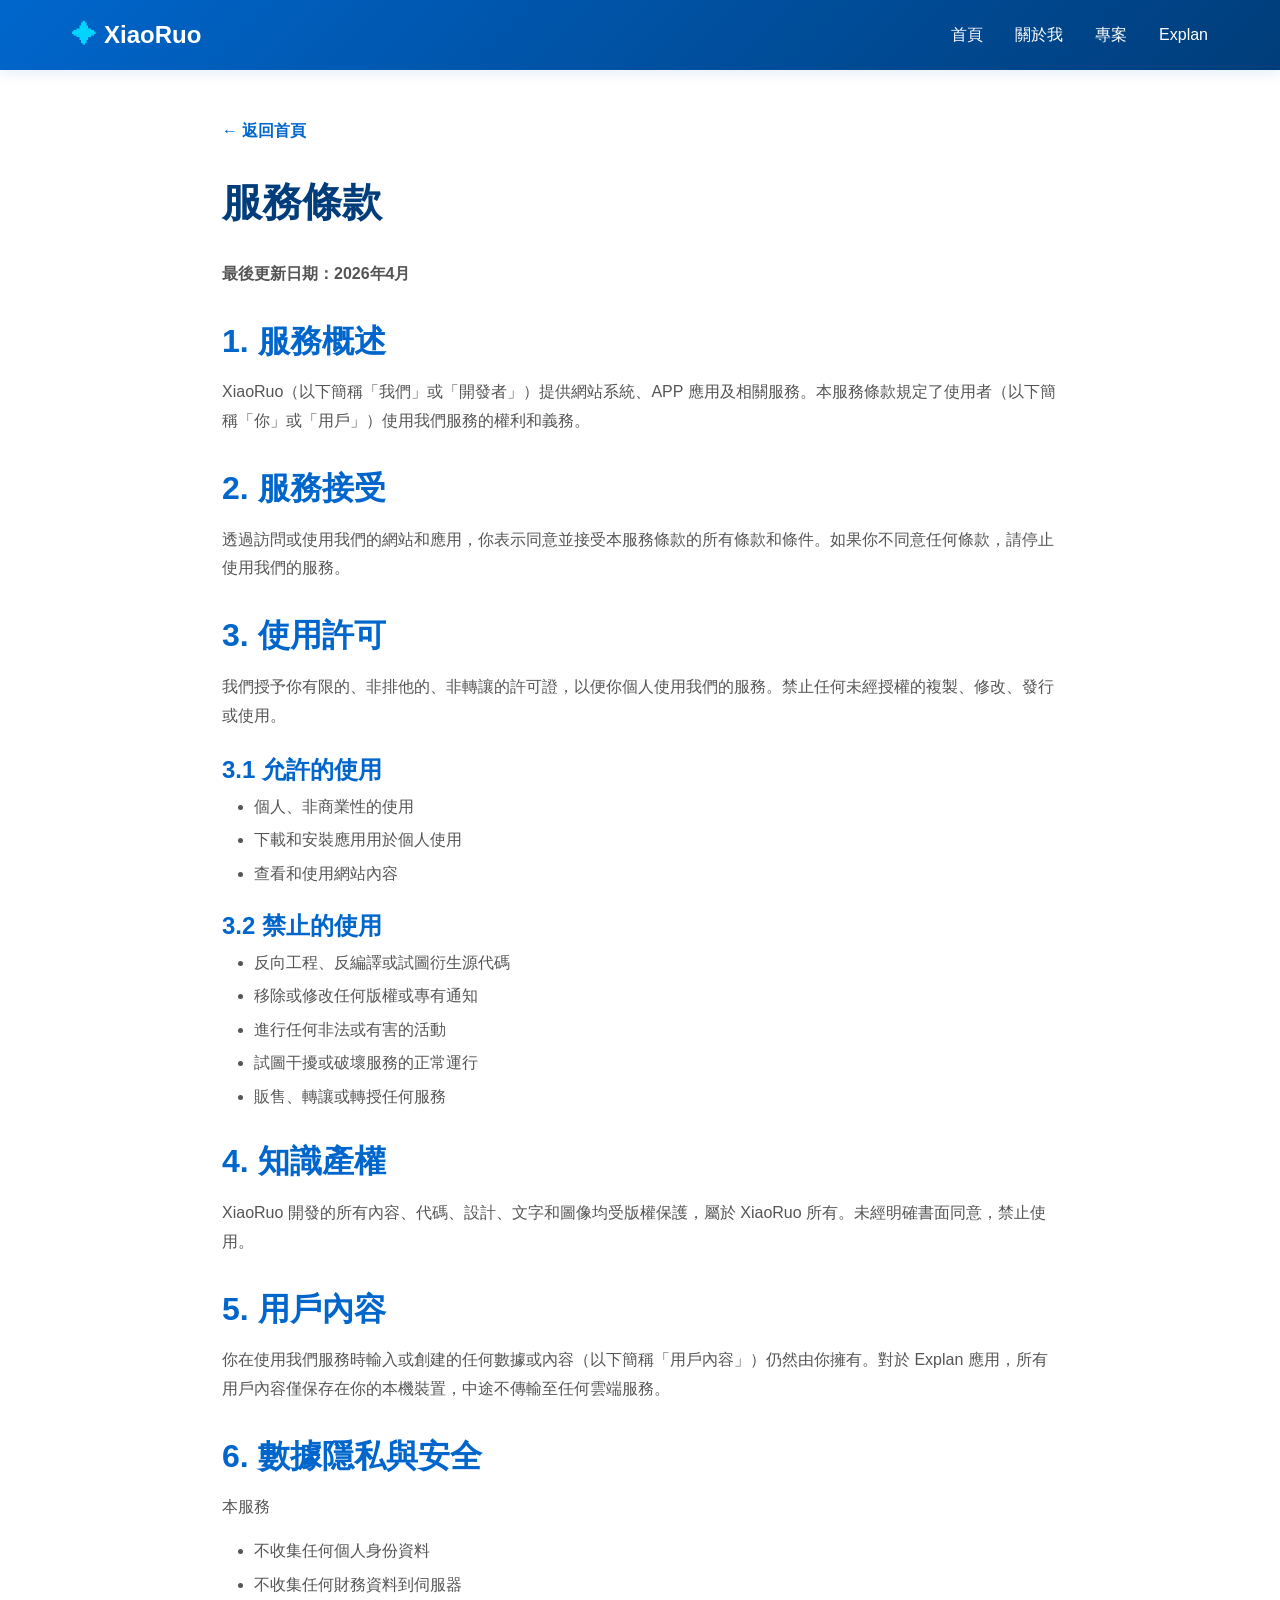
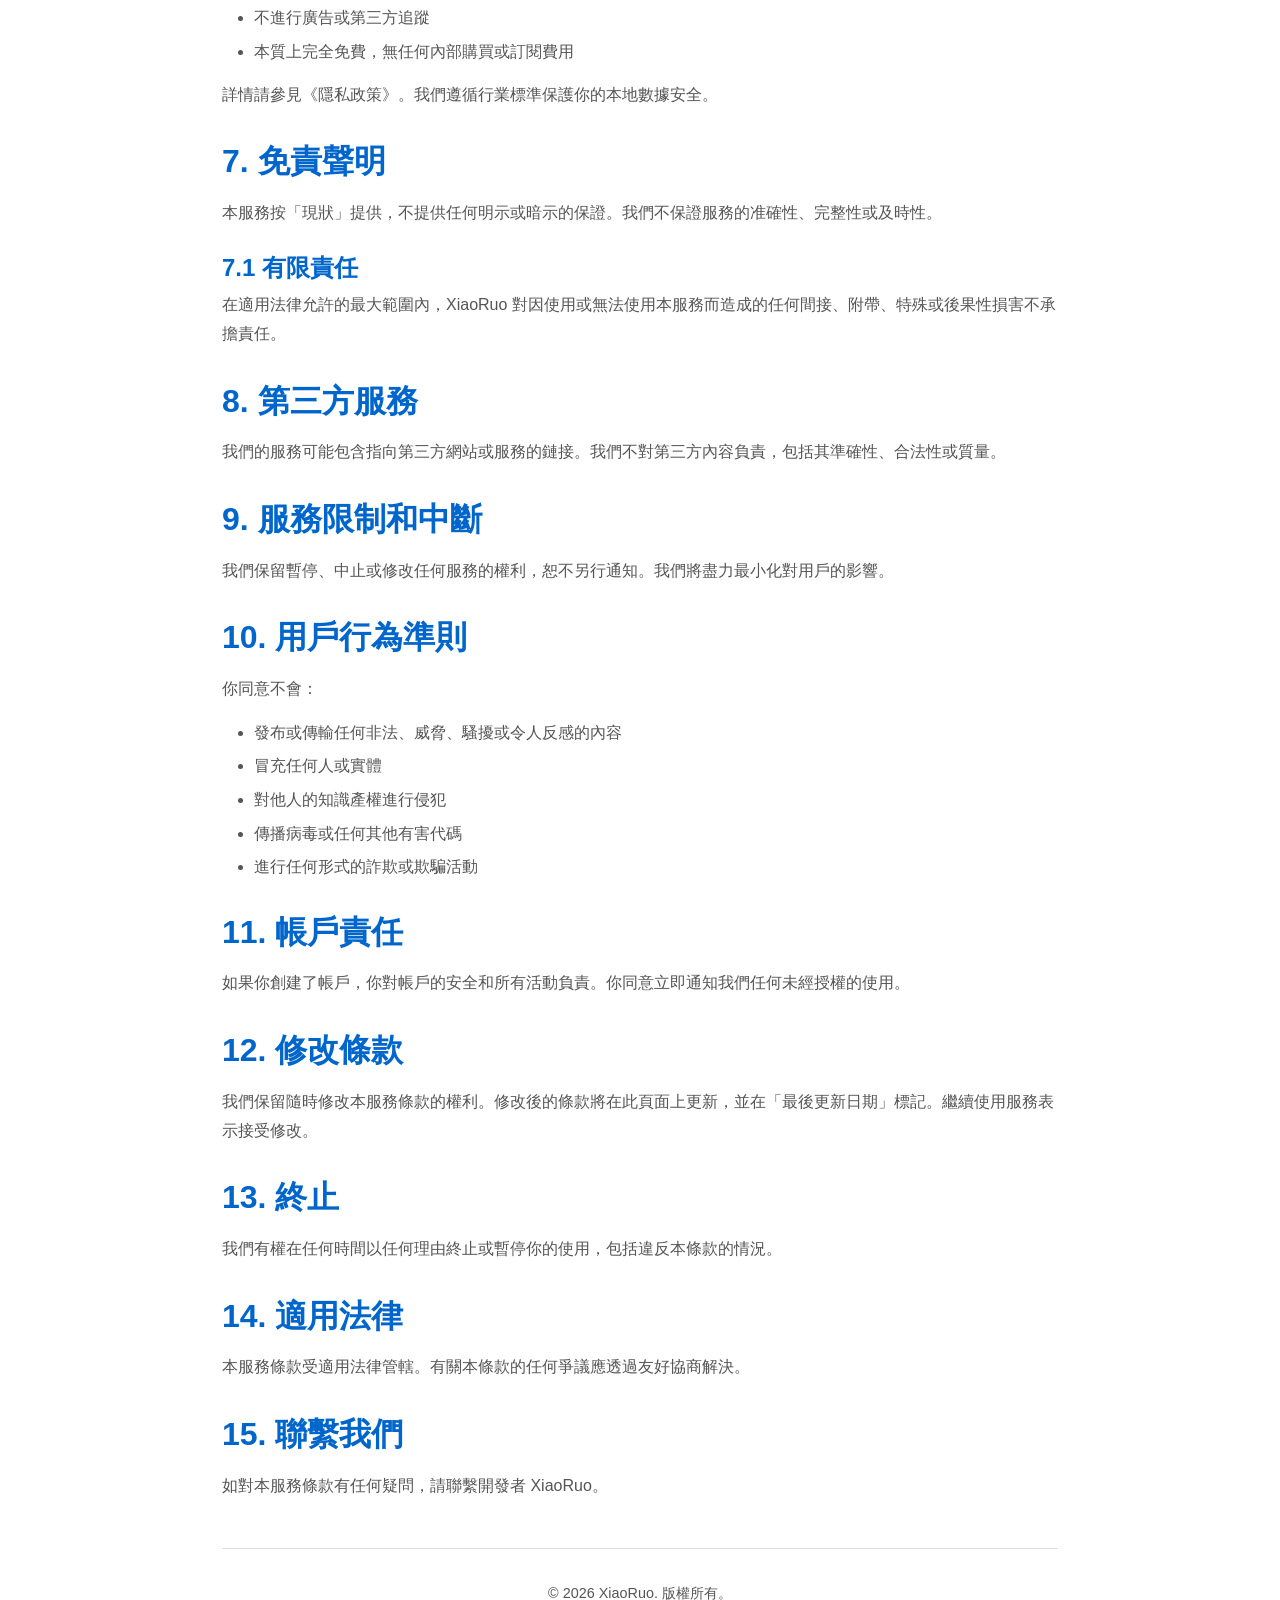
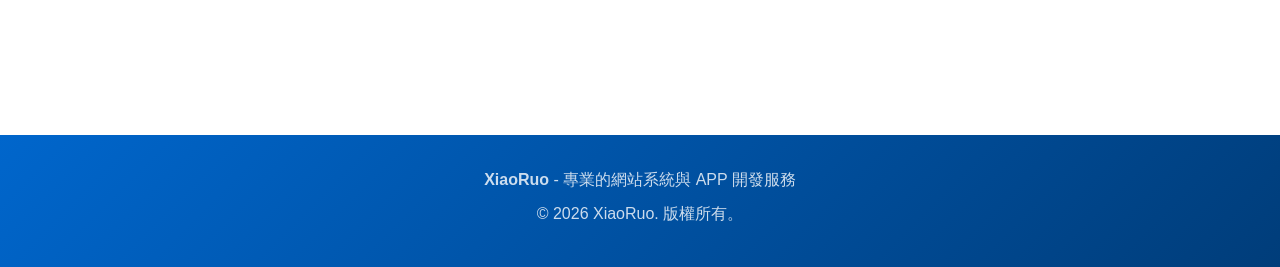
<file: pages/terms.html>
<!DOCTYPE html>
<html lang="zh-TW">
<head>
  <meta charset="UTF-8">
  <meta name="viewport" content="width=device-width, initial-scale=1.0">
  <title>服務條款 - XiaoRuo</title>
  <link rel="stylesheet" href="../css/style.css">
  <style>
    .legal-container {
      max-width: 900px;
      margin: 0 auto;
      padding: 3rem 2rem;
    }

    .legal-container h1 {
      color: var(--dark-blue);
      margin-bottom: 2rem;
    }

    .legal-container h2 {
      margin-top: 2rem;
      margin-bottom: 1rem;
    }

    .legal-container h3 {
      margin-top: 1.5rem;
      margin-bottom: 0.5rem;
    }

    .legal-container p {
      margin-bottom: 1rem;
      line-height: 1.8;
    }

    .legal-container ul,
    .legal-container ol {
      margin-left: 2rem;
      margin-bottom: 1rem;
    }

    .legal-container li {
      margin-bottom: 0.5rem;
      color: var(--gray-text);
    }

    .back-link {
      display: inline-flex;
      align-items: center;
      gap: 0.5rem;
      color: var(--primary-blue);
      font-weight: 600;
      margin-bottom: 2rem;
    }

    @media (max-width: 768px) {
      .legal-container {
        padding: 2rem 1rem;
      }
    }
  </style>
</head>
<body>
  <!-- Header & Navigation -->
  <header>
    <div class="header-container">
      <div class="logo">
        <span>✦</span> XiaoRuo
      </div>
      <button class="menu-toggle">☰</button>
      <nav>
        <ul>
          <li><a href="../index.html">首頁</a></li>
          <li><a href="../index.html#about">關於我</a></li>
          <li><a href="../index.html#projects">專案</a></li>
          <li><a href="explan.html">Explan</a></li>
        </ul>
      </nav>
    </div>
  </header>

  <div class="legal-container">
    <a href="../index.html" class="back-link">← 返回首頁</a>

    <h1>服務條款</h1>

    <p><strong>最後更新日期：2026年4月</strong></p>

    <h2>1. 服務概述</h2>
    <p>XiaoRuo（以下簡稱「我們」或「開發者」）提供網站系統、APP 應用及相關服務。本服務條款規定了使用者（以下簡稱「你」或「用戶」）使用我們服務的權利和義務。</p>

    <h2>2. 服務接受</h2>
    <p>透過訪問或使用我們的網站和應用，你表示同意並接受本服務條款的所有條款和條件。如果你不同意任何條款，請停止使用我們的服務。</p>

    <h2>3. 使用許可</h2>
    <p>我們授予你有限的、非排他的、非轉讓的許可證，以便你個人使用我們的服務。禁止任何未經授權的複製、修改、發行或使用。</p>

    <h3>3.1 允許的使用</h3>
    <ul>
      <li>個人、非商業性的使用</li>
      <li>下載和安裝應用用於個人使用</li>
      <li>查看和使用網站內容</li>
    </ul>

    <h3>3.2 禁止的使用</h3>
    <ul>
      <li>反向工程、反編譯或試圖衍生源代碼</li>
      <li>移除或修改任何版權或專有通知</li>
      <li>進行任何非法或有害的活動</li>
      <li>試圖干擾或破壞服務的正常運行</li>
      <li>販售、轉讓或轉授任何服務</li>
    </ul>

    <h2>4. 知識產權</h2>
    <p>XiaoRuo 開發的所有內容、代碼、設計、文字和圖像均受版權保護，屬於 XiaoRuo 所有。未經明確書面同意，禁止使用。</p>

    <h2>5. 用戶內容</h2>
    <p>你在使用我們服務時輸入或創建的任何數據或內容（以下簡稱「用戶內容」）仍然由你擁有。對於 Explan 應用，所有用戶內容僅保存在你的本機裝置，中途不傳輸至任何雲端服務。</p>

    <h2>6. 數據隱私與安全</h2>
    <p>本服務</p>
    <ul>
      <li>不收集任何個人身份資料</li>
      <li>不收集任何財務資料到伺服器</li>
      <li>不進行廣告或第三方追蹤</li>
      <li>本質上完全免費，無任何內部購買或訂閱費用</li>
    </ul>
    <p>詳情請參見《隱私政策》。我們遵循行業標準保護你的本地數據安全。</p>

    <h2>7. 免責聲明</h2>
    <p>本服務按「現狀」提供，不提供任何明示或暗示的保證。我們不保證服務的准確性、完整性或及時性。</p>

    <h3>7.1 有限責任</h3>
    <p>在適用法律允許的最大範圍內，XiaoRuo 對因使用或無法使用本服務而造成的任何間接、附帶、特殊或後果性損害不承擔責任。</p>

    <h2>8. 第三方服務</h2>
    <p>我們的服務可能包含指向第三方網站或服務的鏈接。我們不對第三方內容負責，包括其準確性、合法性或質量。</p>

    <h2>9. 服務限制和中斷</h2>
    <p>我們保留暫停、中止或修改任何服務的權利，恕不另行通知。我們將盡力最小化對用戶的影響。</p>

    <h2>10. 用戶行為準則</h2>
    <p>你同意不會：</p>
    <ul>
      <li>發布或傳輸任何非法、威脅、騷擾或令人反感的內容</li>
      <li>冒充任何人或實體</li>
      <li>對他人的知識產權進行侵犯</li>
      <li>傳播病毒或任何其他有害代碼</li>
      <li>進行任何形式的詐欺或欺騙活動</li>
    </ul>

    <h2>11. 帳戶責任</h2>
    <p>如果你創建了帳戶，你對帳戶的安全和所有活動負責。你同意立即通知我們任何未經授權的使用。</p>

    <h2>12. 修改條款</h2>
    <p>我們保留隨時修改本服務條款的權利。修改後的條款將在此頁面上更新，並在「最後更新日期」標記。繼續使用服務表示接受修改。</p>

    <h2>13. 終止</h2>
    <p>我們有權在任何時間以任何理由終止或暫停你的使用，包括違反本條款的情況。</p>

    <h2>14. 適用法律</h2>
    <p>本服務條款受適用法律管轄。有關本條款的任何爭議應透過友好協商解決。</p>

    <h2>15. 聯繫我們</h2>
    <p>如對本服務條款有任何疑問，請聯繫開發者 XiaoRuo。</p>

    <p style="margin-top: 3rem; padding-top: 2rem; border-top: 1px solid var(--border-color); text-align: center; font-size: 0.9rem; color: var(--gray-text);">
      © 2026 XiaoRuo. 版權所有。
    </p>
  </div>

  <!-- Footer -->
  <footer>
    <div class="footer-content">
      <p><strong>XiaoRuo</strong> - 專業的網站系統與 APP 開發服務</p>
      <p>© 2026 XiaoRuo. 版權所有。</p>
    </div>
  </footer>

  <script src="../js/script.js"></script>
</body>
</html>
</file>
<file: css/style.css>
/* ============================================
   XiaoRuo Personal Brand Website
   Color Scheme: Light Blue & Blue
   ============================================ */

:root {
  --primary-blue: #0066cc;
  --light-blue: #00a8ff;
  --sky-blue: #00d4ff;
  --dark-blue: #003d7a;
  --light-bg: #f0f8ff;
  --white: #ffffff;
  --dark-text: #1a1a1a;
  --gray-text: #555555;
  --border-color: #e0e0e0;
  --shadow: 0 4px 12px rgba(0, 102, 204, 0.1);
}

* {
  margin: 0;
  padding: 0;
  box-sizing: border-box;
}

html {
  scroll-behavior: smooth;
}

body {
  font-family: -apple-system, BlinkMacSystemFont, 'Segoe UI', Roboto, 'Helvetica Neue', Arial, sans-serif;
  line-height: 1.6;
  color: var(--dark-text);
  background-color: var(--white);
}

/* ============================================
   Typography
   ============================================ */

h1, h2, h3, h4, h5, h6 {
  line-height: 1.3;
  font-weight: 600;
}

h1 {
  font-size: 2.5rem;
}

h2 {
  font-size: 2rem;
  color: var(--primary-blue);
}

h3 {
  font-size: 1.5rem;
  color: var(--primary-blue);
}

p {
  color: var(--gray-text);
  margin-bottom: 1rem;
}

a {
  color: var(--primary-blue);
  text-decoration: none;
  transition: color 0.3s ease;
}

a:hover {
  color: var(--light-blue);
}

/* ============================================
   Header & Navigation
   ============================================ */

header {
  background: linear-gradient(135deg, var(--primary-blue) 0%, var(--dark-blue) 100%);
  color: var(--white);
  padding: 1rem 0;
  position: sticky;
  top: 0;
  z-index: 100;
  box-shadow: var(--shadow);
}

.header-container {
  max-width: 1200px;
  margin: 0 auto;
  padding: 0 2rem;
  display: flex;
  justify-content: space-between;
  align-items: center;
}

.logo {
  font-size: 1.5rem;
  font-weight: 700;
  color: var(--white);
  display: flex;
  align-items: center;
  gap: 0.5rem;
}

.logo span {
  color: var(--sky-blue);
}

nav ul {
  display: flex;
  list-style: none;
  gap: 2rem;
}

nav a {
  color: var(--white);
  font-weight: 500;
  transition: color 0.3s ease;
}

nav a:hover {
  color: var(--sky-blue);
}

/* Mobile Menu Toggle */
.menu-toggle {
  display: none;
  background: none;
  border: none;
  color: var(--white);
  font-size: 1.5rem;
  cursor: pointer;
}

/* ============================================
   Hero Section
   ============================================ */

.hero {
  background: linear-gradient(135deg, rgba(0, 102, 204, 0.05) 0%, rgba(0, 168, 255, 0.05) 100%);
  padding: 6rem 2rem;
  text-align: center;
  min-height: 500px;
  display: flex;
  align-items: center;
  justify-content: center;
}

.hero-container {
  max-width: 800px;
}

.hero h1 {
  font-size: 3rem;
  color: var(--dark-blue);
  margin-bottom: 1rem;
  animation: fadeInDown 0.8s ease;
}

.hero .subtitle {
  font-size: 1.3rem;
  color: var(--primary-blue);
  margin-bottom: 2rem;
  animation: fadeInUp 0.8s ease;
}

.hero p {
  font-size: 1.1rem;
  margin-bottom: 2rem;
  color: var(--gray-text);
}

.cta-buttons {
  display: flex;
  gap: 1rem;
  justify-content: center;
  flex-wrap: wrap;
  animation: fadeInUp 1s ease;
}

.btn {
  padding: 0.75rem 2rem;
  border: none;
  border-radius: 50px;
  font-size: 1rem;
  font-weight: 600;
  cursor: pointer;
  transition: all 0.3s ease;
  text-decoration: none;
  display: inline-block;
}

.btn-primary {
  background: linear-gradient(135deg, var(--primary-blue) 0%, var(--light-blue) 100%);
  color: var(--white);
}

.btn-primary:hover {
  transform: translateY(-2px);
  box-shadow: 0 8px 20px rgba(0, 102, 204, 0.3);
}

.btn-secondary {
  background: transparent;
  color: var(--primary-blue);
  border: 2px solid var(--primary-blue);
}

.btn-secondary:hover {
  background: var(--primary-blue);
  color: var(--white);
  transform: translateY(-2px);
}

/* ============================================
   About Section
   ============================================ */

.about {
  padding: 4rem 2rem;
  max-width: 1200px;
  margin: 0 auto;
}

.about h2 {
  text-align: center;
  margin-bottom: 2rem;
}

.about-content {
  display: grid;
  grid-template-columns: 1fr 1fr;
  gap: 3rem;
  align-items: center;
}

.about-text h3 {
  margin-bottom: 1.5rem;
}

.about-text p {
  margin-bottom: 1rem;
}

.skills-list {
  list-style: none;
  margin-top: 2rem;
}

.skills-list li {
  padding: 0.5rem 0;
  display: flex;
  align-items: center;
  gap: 0.5rem;
  color: var(--gray-text);
}

.skills-list li:before {
  content: "✓";
  color: var(--sky-blue);
  font-weight: bold;
  font-size: 1.2rem;
}

.about-image {
  background: linear-gradient(135deg, var(--light-blue) 0%, var(--sky-blue) 100%);
  height: 300px;
  border-radius: 12px;
  display: flex;
  align-items: center;
  justify-content: center;
  color: var(--white);
  font-size: 4rem;
}

/* ============================================
   Projects Section
   ============================================ */

.projects {
  padding: 4rem 2rem;
  background-color: var(--light-bg);
}

.projects-container {
  max-width: 1200px;
  margin: 0 auto;
}

.projects h2 {
  text-align: center;
  margin-bottom: 3rem;
}

.projects-grid {
  display: grid;
  grid-template-columns: repeat(auto-fit, minmax(300px, 1fr));
  gap: 2rem;
}

.project-card {
  background: var(--white);
  border-radius: 12px;
  overflow: hidden;
  box-shadow: var(--shadow);
  transition: transform 0.3s ease, box-shadow 0.3s ease;
  cursor: pointer;
}

.project-card:hover {
  transform: translateY(-8px);
  box-shadow: 0 12px 24px rgba(0, 102, 204, 0.2);
}

.project-image {
  height: 200px;
  background: linear-gradient(135deg, var(--primary-blue) 0%, var(--light-blue) 100%);
  display: flex;
  align-items: center;
  justify-content: center;
  color: var(--white);
  font-size: 3rem;
}

.project-content {
  padding: 1.5rem;
}

.project-content h3 {
  margin-bottom: 0.5rem;
}

.project-content p {
  font-size: 0.95rem;
  margin-bottom: 1rem;
}

.project-link {
  display: inline-flex;
  align-items: center;
  gap: 0.5rem;
  color: var(--primary-blue);
  font-weight: 600;
  transition: gap 0.3s ease;
}

.project-link:hover {
  gap: 1rem;
}

/* ============================================
   Footer
   ============================================ */

footer {
  background: linear-gradient(135deg, var(--primary-blue) 0%, var(--dark-blue) 100%);
  color: var(--white);
  padding: 2rem;
  text-align: center;
  margin-top: 4rem;
}

.footer-content {
  max-width: 1200px;
  margin: 0 auto;
}

.footer-content p {
  color: rgba(255, 255, 255, 0.8);
  margin-bottom: 0.5rem;
}

/* ============================================
   Animations
   ============================================ */

@keyframes fadeInDown {
  from {
    opacity: 0;
    transform: translateY(-20px);
  }
  to {
    opacity: 1;
    transform: translateY(0);
  }
}

@keyframes fadeInUp {
  from {
    opacity: 0;
    transform: translateY(20px);
  }
  to {
    opacity: 1;
    transform: translateY(0);
  }
}

/* ============================================
   Responsive Design
   ============================================ */

@media (max-width: 768px) {
  h1 {
    font-size: 2rem;
  }

  h2 {
    font-size: 1.5rem;
  }

  .header-container {
    padding: 0 1rem;
  }

  nav ul {
    gap: 1rem;
  }

  .menu-toggle {
    display: block;
  }

  nav {
    display: none;
  }

  nav.active {
    display: block;
    position: absolute;
    top: 60px;
    left: 0;
    right: 0;
    background: linear-gradient(135deg, var(--primary-blue) 0%, var(--dark-blue) 100%);
    padding: 1rem;
  }

  nav.active ul {
    flex-direction: column;
    gap: 1rem;
  }

  .hero {
    padding: 3rem 1.5rem;
    min-height: auto;
  }

  .hero h1 {
    font-size: 2rem;
  }

  .hero .subtitle {
    font-size: 1.1rem;
  }

  .cta-buttons {
    flex-direction: column;
  }

  .btn {
    width: 100%;
  }

  .about-content {
    grid-template-columns: 1fr;
    gap: 2rem;
  }

  .about-image {
    height: 250px;
  }

  .projects {
    padding: 2rem 1.5rem;
  }

  .projects-grid {
    grid-template-columns: 1fr;
  }
}

@media (max-width: 480px) {
  h1 {
    font-size: 1.5rem;
  }

  h2 {
    font-size: 1.25rem;
  }

  h3 {
    font-size: 1.1rem;
  }

  .hero h1 {
    font-size: 1.75rem;
  }

  .logo {
    font-size: 1.2rem;
  }

  .about {
    padding: 2rem 1rem;
  }

  .skills-list li {
    font-size: 0.95rem;
  }
}
</file>
